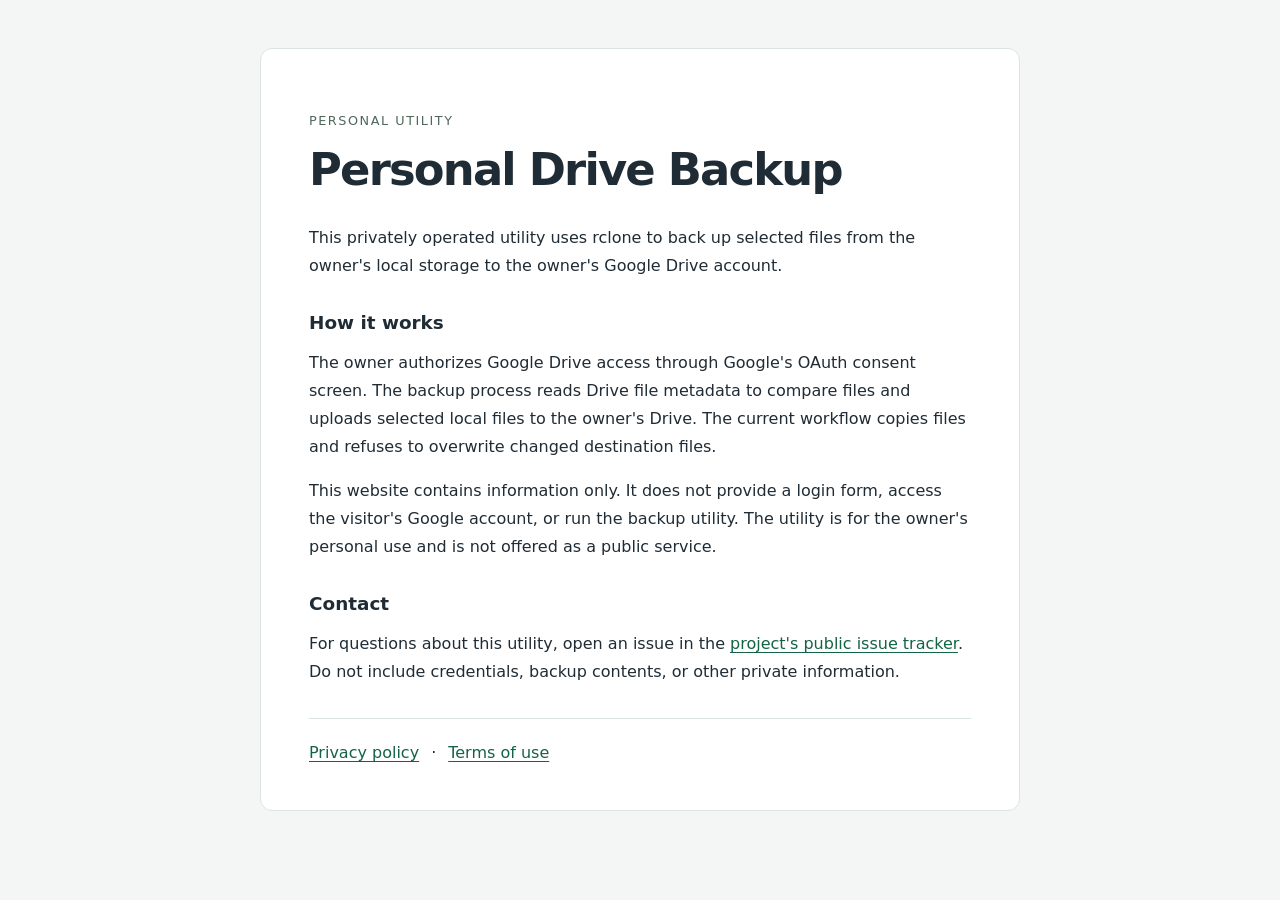
<file: index.html>
<!doctype html>
<html lang="en">
<head>
  <meta charset="utf-8">
  <meta name="viewport" content="width=device-width, initial-scale=1">
  <meta name="description" content="Information about a personal Google Drive backup utility using rclone.">
  <title>Personal Drive Backup</title>
  <link rel="stylesheet" href="style.css">
</head>
<body>
  <main>
    <p class="eyebrow">Personal utility</p>
    <h1>Personal Drive Backup</h1>
    <p>This privately operated utility uses rclone to back up selected files from the owner's local storage to the owner's Google Drive account.</p>
    <h2>How it works</h2>
    <p>The owner authorizes Google Drive access through Google's OAuth consent screen. The backup process reads Drive file metadata to compare files and uploads selected local files to the owner's Drive. The current workflow copies files and refuses to overwrite changed destination files.</p>
    <p>This website contains information only. It does not provide a login form, access the visitor's Google account, or run the backup utility. The utility is for the owner's personal use and is not offered as a public service.</p>
    <h2>Contact</h2>
    <p>For questions about this utility, open an issue in the <a href="https://github.com/kluttrell26/personal-drive-backup/issues">project's public issue tracker</a>. Do not include credentials, backup contents, or other private information.</p>
    <nav aria-label="Policies"><a href="privacy.html">Privacy policy</a> <span aria-hidden="true">·</span> <a href="terms.html">Terms of use</a></nav>
  </main>
</body>
</html>
</file>
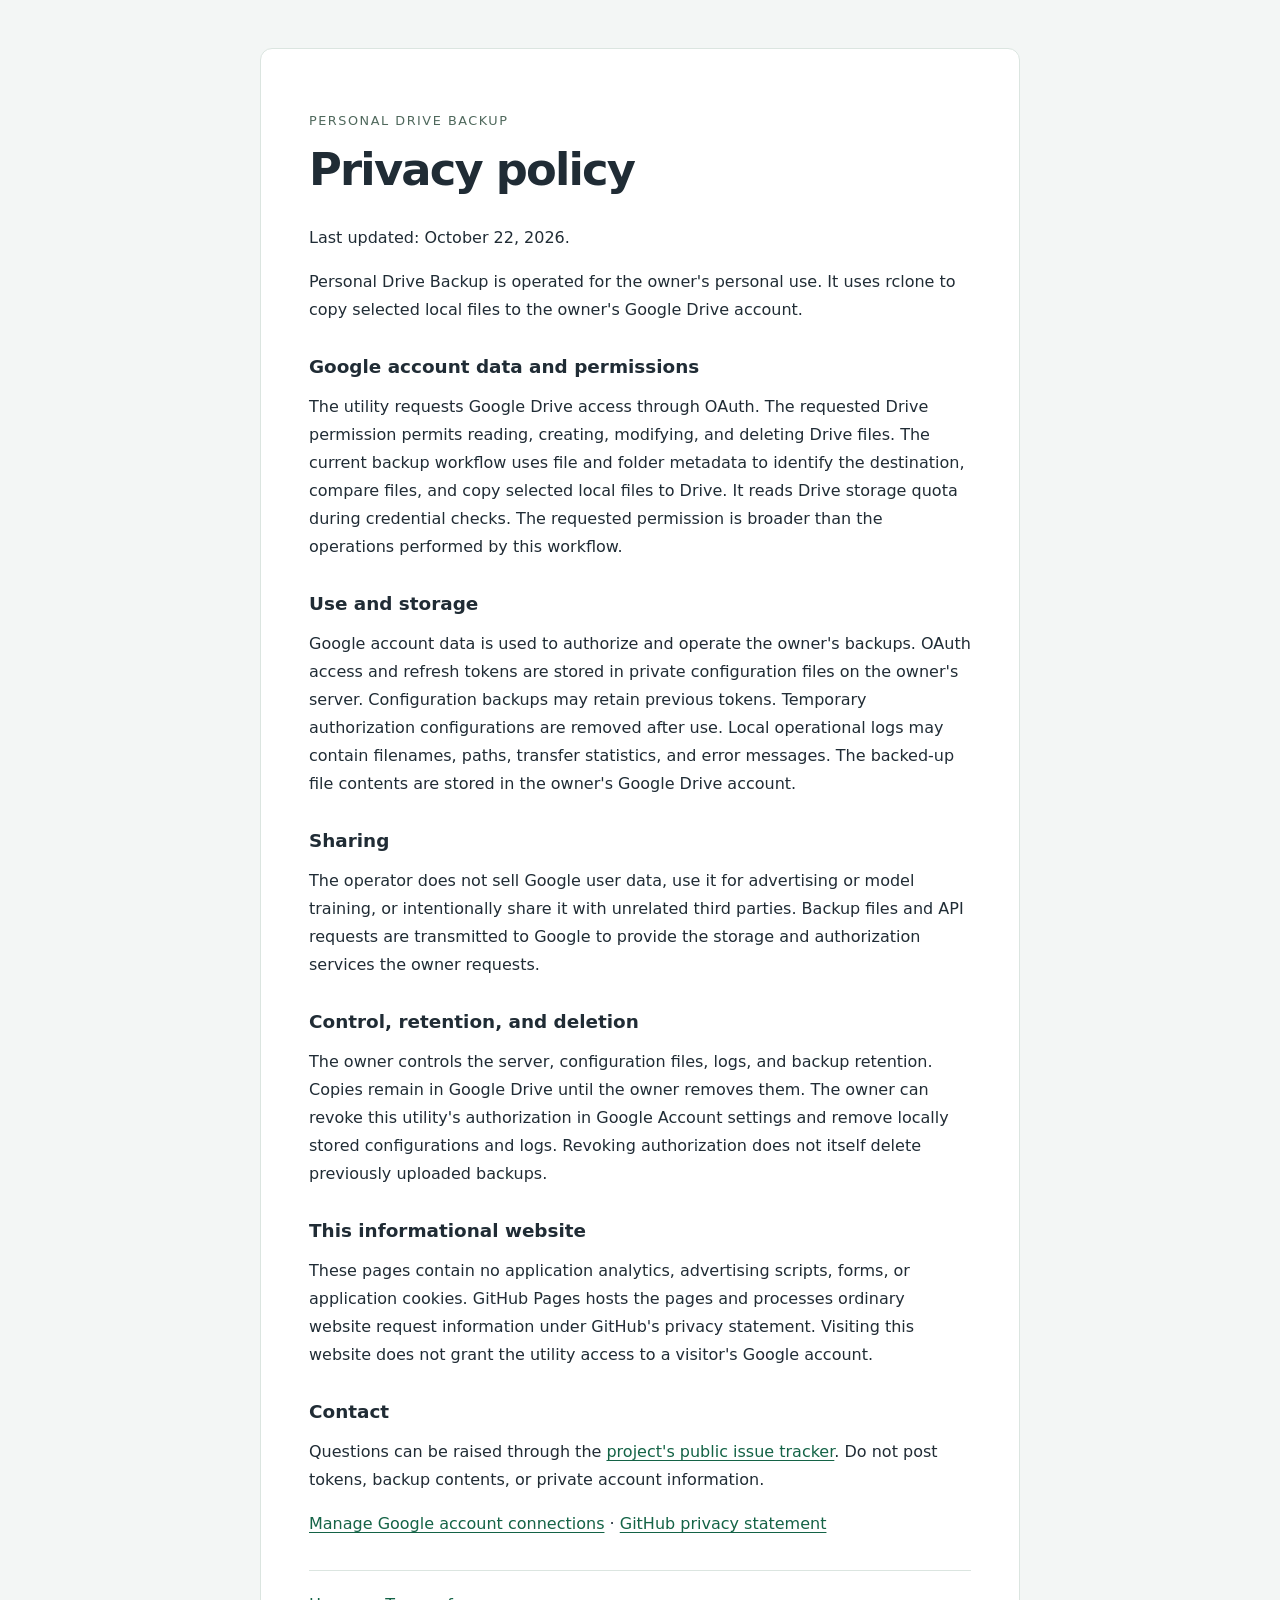
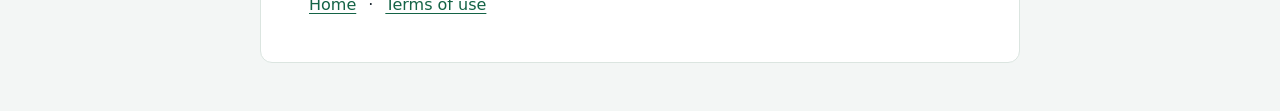
<file: privacy.html>
<!doctype html>
<html lang="en">
<head>
  <meta charset="utf-8">
  <meta name="viewport" content="width=device-width, initial-scale=1">
  <title>Privacy Policy — Personal Drive Backup</title>
  <link rel="stylesheet" href="style.css">
</head>
<body>
  <main>
    <p class="eyebrow">Personal Drive Backup</p>
    <h1>Privacy policy</h1>
    <p>Last updated: October 22, 2026.</p>
    <p>Personal Drive Backup is operated for the owner's personal use. It uses rclone to copy selected local files to the owner's Google Drive account.</p>
    <h2>Google account data and permissions</h2>
    <p>The utility requests Google Drive access through OAuth. The requested Drive permission permits reading, creating, modifying, and deleting Drive files. The current backup workflow uses file and folder metadata to identify the destination, compare files, and copy selected local files to Drive. It reads Drive storage quota during credential checks. The requested permission is broader than the operations performed by this workflow.</p>
    <h2>Use and storage</h2>
    <p>Google account data is used to authorize and operate the owner's backups. OAuth access and refresh tokens are stored in private configuration files on the owner's server. Configuration backups may retain previous tokens. Temporary authorization configurations are removed after use. Local operational logs may contain filenames, paths, transfer statistics, and error messages. The backed-up file contents are stored in the owner's Google Drive account.</p>
    <h2>Sharing</h2>
    <p>The operator does not sell Google user data, use it for advertising or model training, or intentionally share it with unrelated third parties. Backup files and API requests are transmitted to Google to provide the storage and authorization services the owner requests.</p>
    <h2>Control, retention, and deletion</h2>
    <p>The owner controls the server, configuration files, logs, and backup retention. Copies remain in Google Drive until the owner removes them. The owner can revoke this utility's authorization in Google Account settings and remove locally stored configurations and logs. Revoking authorization does not itself delete previously uploaded backups.</p>
    <h2>This informational website</h2>
    <p>These pages contain no application analytics, advertising scripts, forms, or application cookies. GitHub Pages hosts the pages and processes ordinary website request information under GitHub's privacy statement. Visiting this website does not grant the utility access to a visitor's Google account.</p>
    <h2>Contact</h2>
    <p>Questions can be raised through the <a href="https://github.com/kluttrell26/personal-drive-backup/issues">project's public issue tracker</a>. Do not post tokens, backup contents, or private account information.</p>
    <p><a href="https://myaccount.google.com/connections">Manage Google account connections</a> · <a href="https://docs.github.com/en/site-policy/privacy-policies/github-general-privacy-statement">GitHub privacy statement</a></p>
    <nav aria-label="Policies"><a href="index.html">Home</a> <span aria-hidden="true">·</span> <a href="terms.html">Terms of use</a></nav>
  </main>
</body>
</html>
</file>
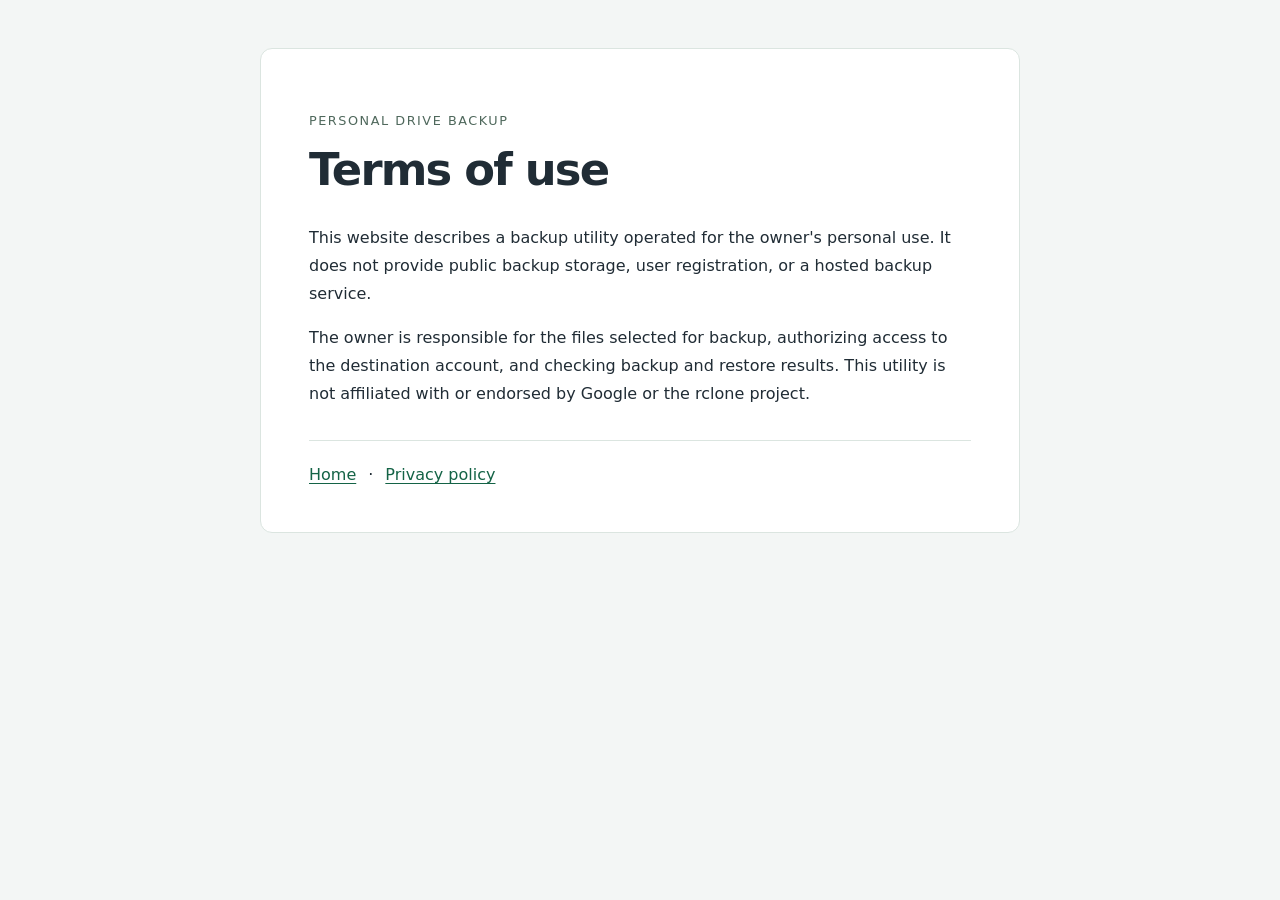
<file: terms.html>
<!doctype html>
<html lang="en">
<head>
  <meta charset="utf-8">
  <meta name="viewport" content="width=device-width, initial-scale=1">
  <title>Terms of Use — Personal Drive Backup</title>
  <link rel="stylesheet" href="style.css">
</head>
<body>
  <main>
    <p class="eyebrow">Personal Drive Backup</p>
    <h1>Terms of use</h1>
    <p>This website describes a backup utility operated for the owner's personal use. It does not provide public backup storage, user registration, or a hosted backup service.</p>
    <p>The owner is responsible for the files selected for backup, authorizing access to the destination account, and checking backup and restore results. This utility is not affiliated with or endorsed by Google or the rclone project.</p>
    <nav aria-label="Policies"><a href="index.html">Home</a> <span aria-hidden="true">·</span> <a href="privacy.html">Privacy policy</a></nav>
  </main>
</body>
</html>
</file>
<file: style.css>
:root { color-scheme: light; font-family: system-ui, sans-serif; color: #202c35; background: #f3f6f5; }
body { margin: 0; padding: 48px 20px; }
main { box-sizing: border-box; max-width: 760px; margin: auto; padding: clamp(24px, 5vw, 48px); background: #fff; border: 1px solid #dbe5e0; border-radius: 12px; }
h1 { font-size: clamp(2rem, 6vw, 2.8rem); letter-spacing: -.04em; line-height: 1.1; margin-top: 12px; }
h2 { font-size: 1.15rem; margin-top: 32px; }
p { line-height: 1.75; }
a { color: #146346; text-underline-offset: 3px; }
a:focus-visible { outline: 3px solid #146346; outline-offset: 4px; }
.eyebrow { font-size: .8rem; text-transform: uppercase; letter-spacing: .12em; color: #4f685c; }
nav { border-top: 1px solid #dbe5e0; padding-top: 24px; margin-top: 32px; display: flex; gap: 12px; flex-wrap: wrap; }
</file>
